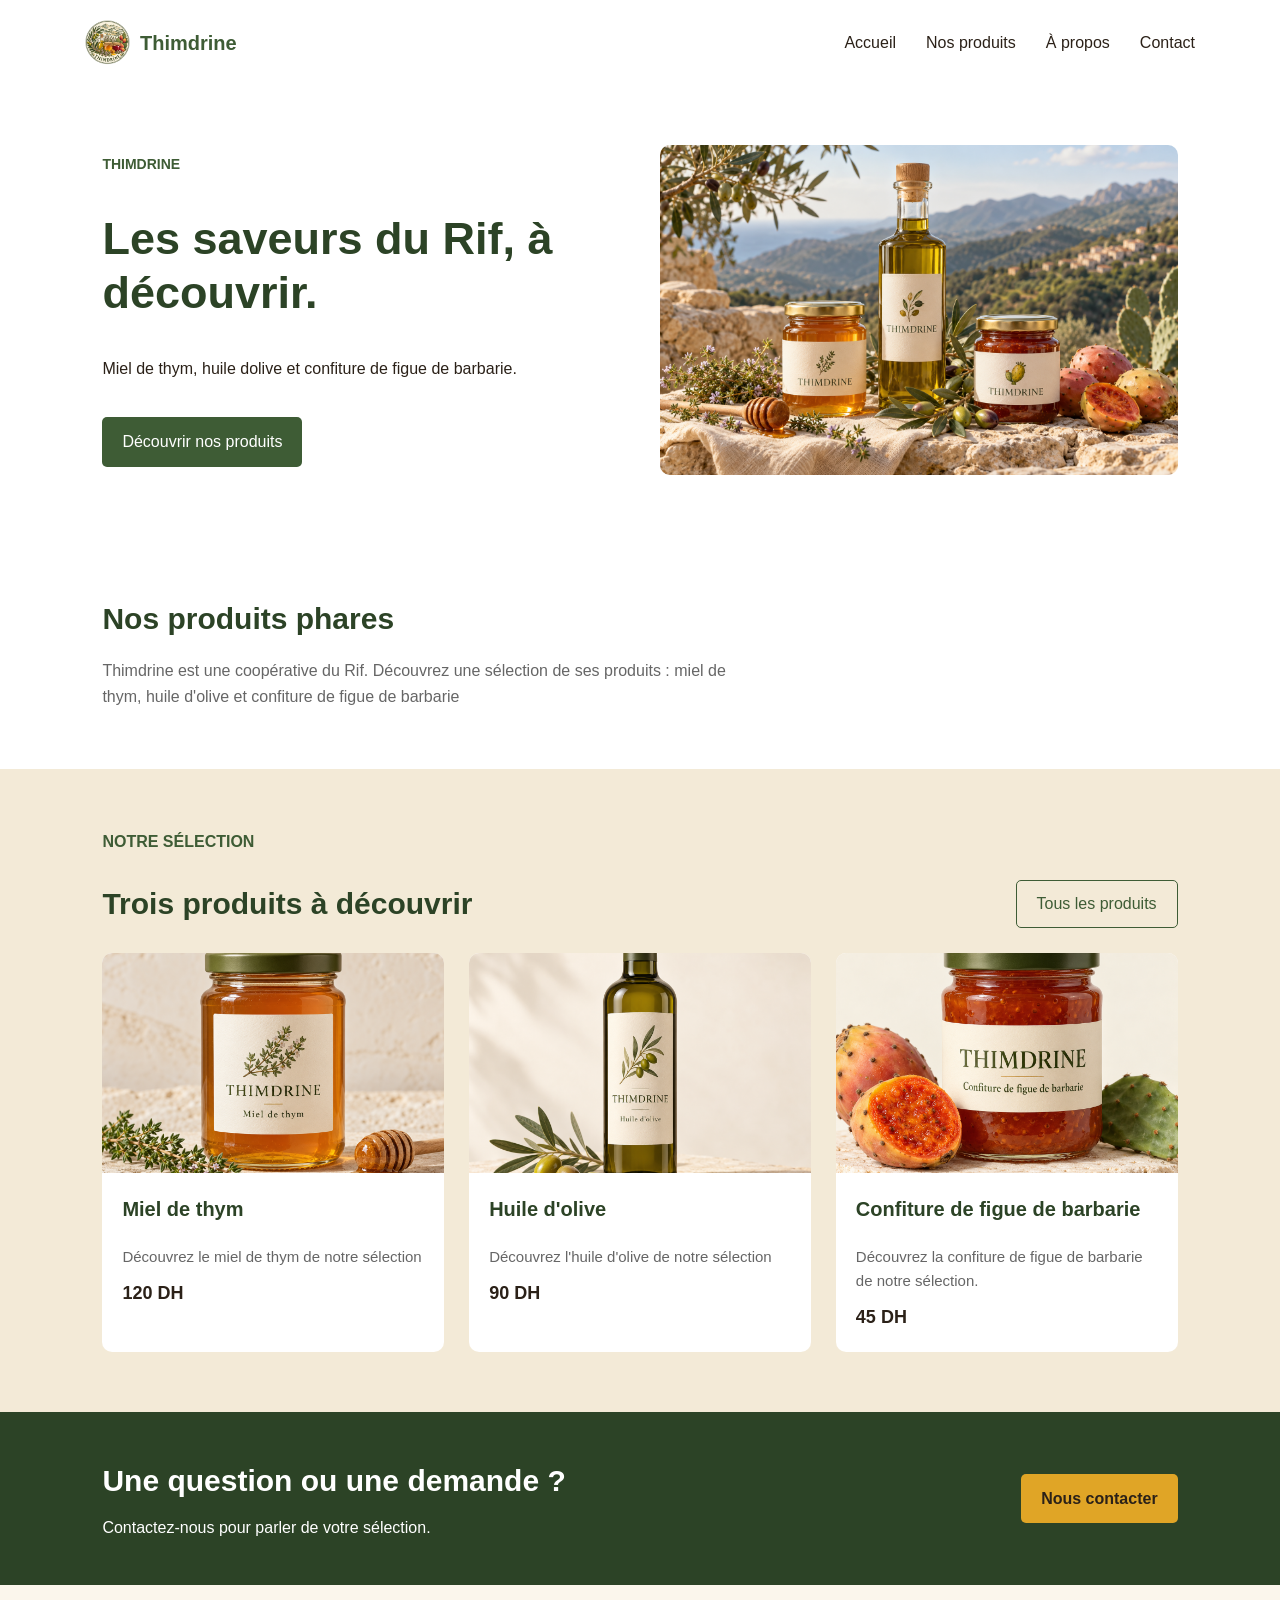
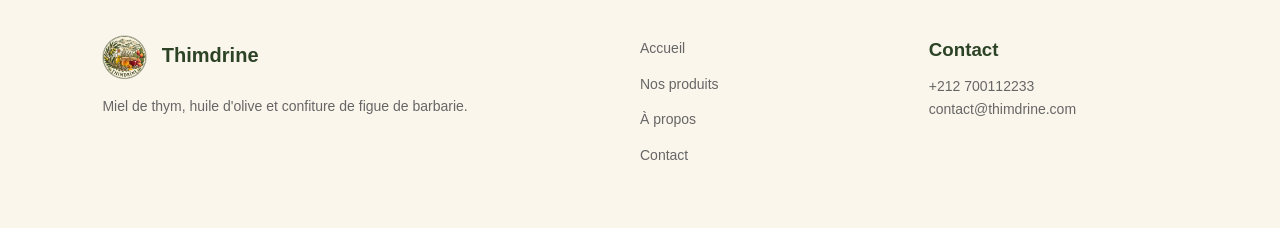
<file: index.html>
<!DOCTYPE html>
<html lang="fr">
<head>
  <meta charset="UTF-8">
  <meta name="viewport" content="width=device-width, initial-scale=1.0">
  <link rel="stylesheet" href="css/style.css">
  <title>Thimdrine - Accueil</title>
</head>

<body>

<header> 
<nav>
    <a href="index.html">
      <img src="images/logo.png" alt="Logo Thimdrine">
      <span>Thimdrine</span>
    </a>
    
    <ul>

  <li><a href="index.html">Accueil</a></li>
  <li><a href="produits.html">Nos produits</a></li>
  <li><a href="apropos.html">À propos</a></li>
  <li><a href="contact.html">Contact</a></li>
    </ul>

</nav>
</header>
<main>
<section class="hero">
    <p>THIMDRINE</p>
    <h1>Les saveurs du Rif, à découvrir.</h1>
    <p>Miel de thym, huile dolive et confiture de figue de barbarie.</p>
    <a href="produits.html">Découvrir nos produits</a>
    <img src="images/hero.png" alt="Photo des produits de Thimdrine"> 
</section>      

<section class="products-intro">
  <h2>Nos produits phares</h2>
  <p> Thimdrine est une coopérative du Rif. Découvrez une sélection de ses produits : miel de thym, huile d'olive et confiture de figue de barbarie</p>
</section>

<section class="featured-products">
  <p>NOTRE SÉLECTION</p>
  <h2>Trois produits à découvrir</h2>
  <a href="produits.html">Tous les produits</a>
  <div class="product-card">
    <img src="images/miel.png" alt="Miel de thym Thimdrine">
    <h3>Miel de thym</h3>
    <p>Découvrez le miel de thym de notre sélection</p>
    <p>120 DH</p>
  </div>
  <div class="product-card">
    <img src="images/huile.png" alt="huile Thimdrine">
      <h3>Huile d'olive</h3>
      <p>Découvrez l'huile d'olive de notre sélection</p>
      <p>90 DH</p>
  </div>
  <div class="product-card">
    <img src="images/confiture.png" alt="confiture Thimdrine">
    <h3>Confiture de figue de barbarie</h3>
    <p>Découvrez la confiture de figue de barbarie de notre sélection.</p>
    <p>45 DH </p>
  </div>
</section>
<section class="contact-cta">
  <h2>Une question ou une demande ?</h2>
  <p>Contactez-nous pour parler de votre sélection.</p>
      <a href="contact.html">Nous contacter</a>
</section>

</main>
<footer>
  <div class="footer-brand">
    <img src="images/logo.png" alt="logo Thimdrine">
    <span>Thimdrine</span>
    <p>Miel de thym, huile d'olive et confiture de figue de barbarie.</p>
  </div>
  <div class="footer-nav">
    <nav>
      <ul>
        <li><a href="index.html">Accueil</a></li>
        <li><a href="produits.html">Nos produits</a></li>
        <li><a href="apropos.html">À propos</a></li>
        <li><a href="contact.html">Contact</a></li>
      </ul>
    </nav>
  </div>
  <div class="footer-contact">
    <h3>Contact</h3>
    <p>+212 700112233</p>
    <p>contact@thimdrine.com</p>
  </div>
</footer>
</body>
</html>
</file>
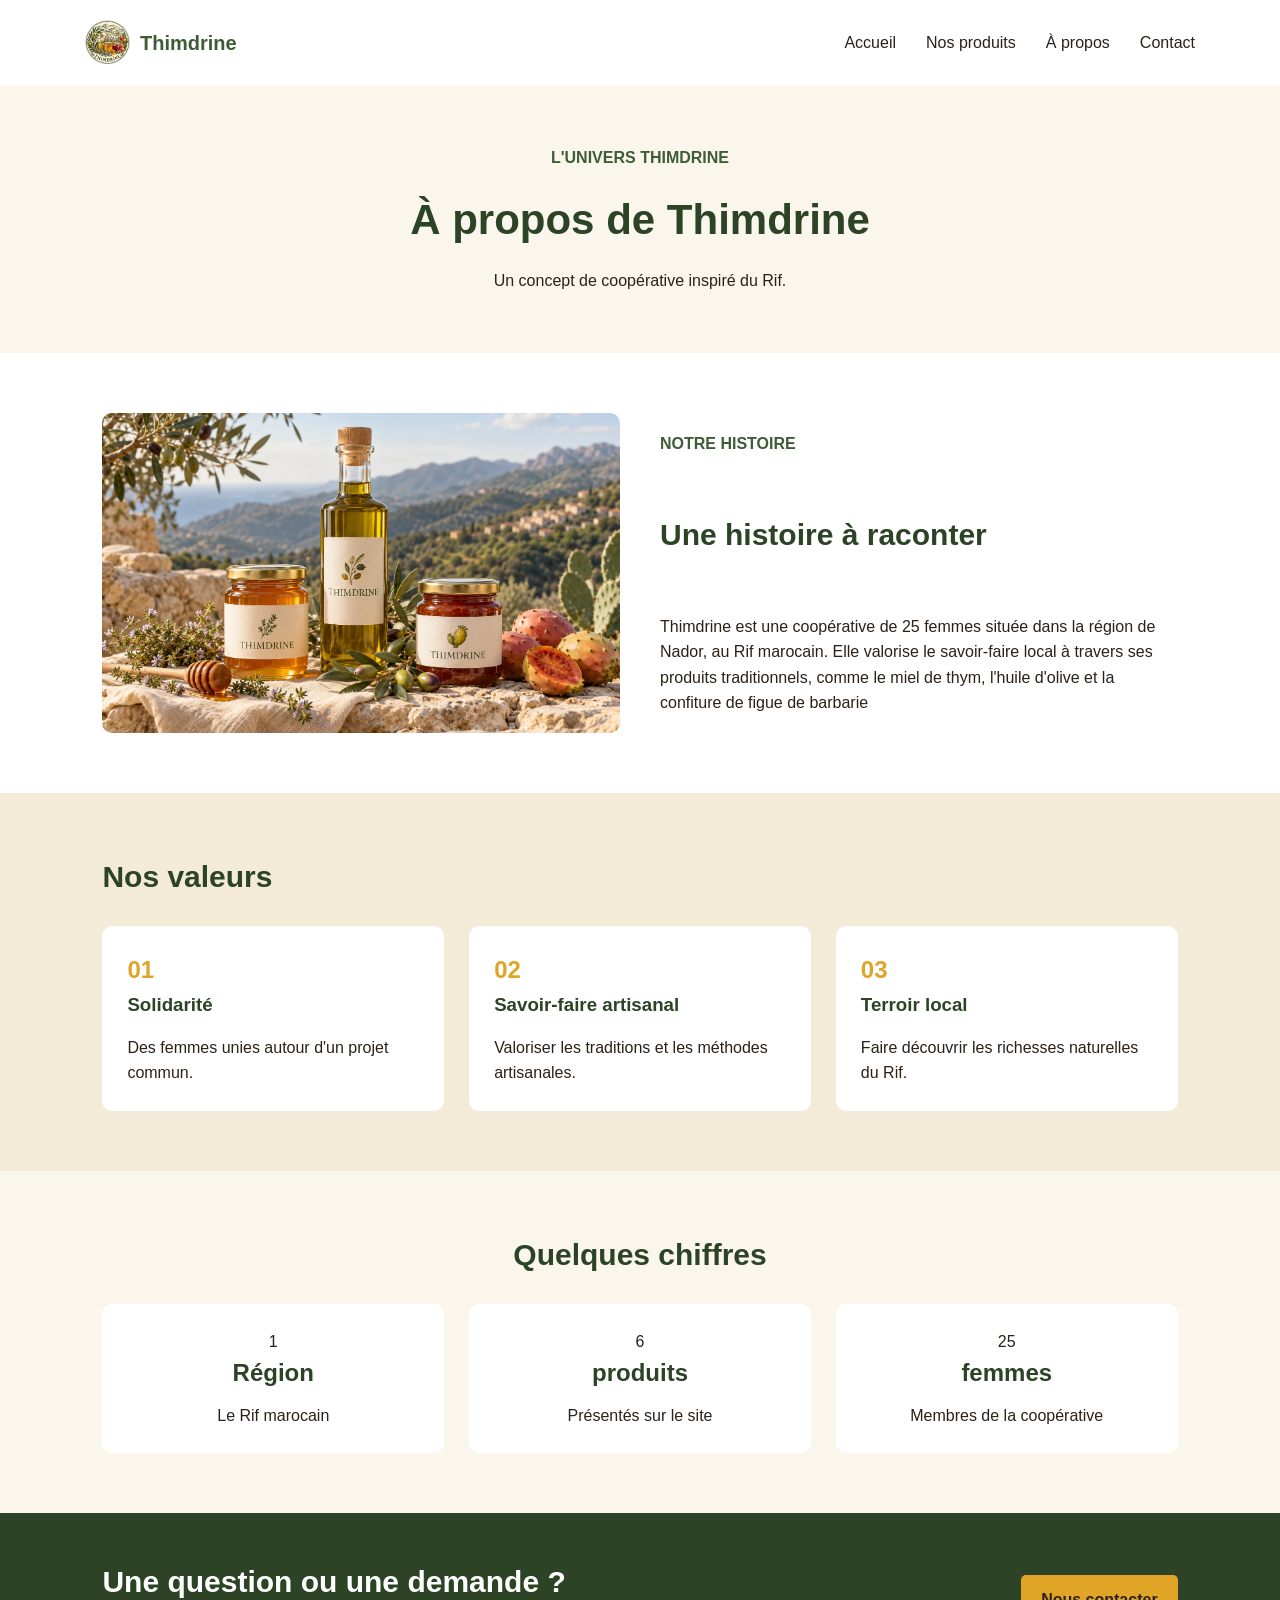
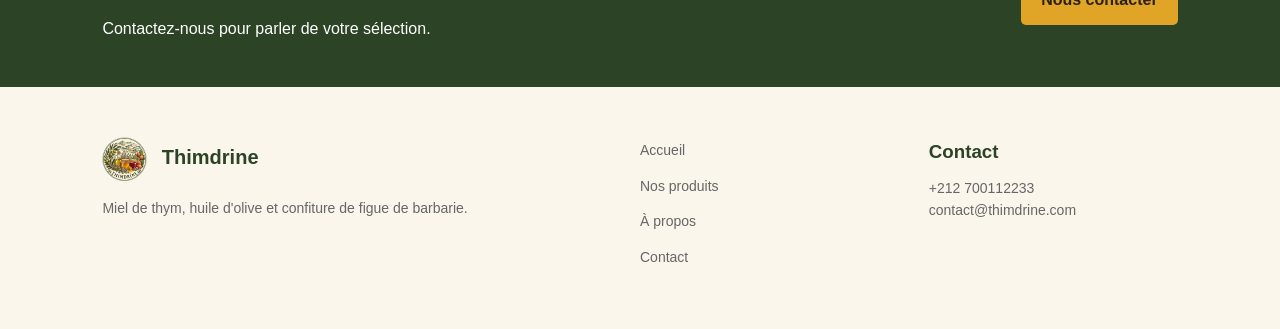
<file: apropos.html>
<!DOCTYPE html>
<html lang="fr">
<head>
  <meta charset="UTF-8">
  <meta name="viewport" content="width=device-width, initial-scale=1.0">
  <link rel="stylesheet" href="css/style.css">
  <title>Thimdrine - À propos</title>
</head>

<body>

<header> 
<nav>
    <a href="index.html">
      <img src="images/logo.png" alt="Logo Thimdrine">
      <span>Thimdrine</span>
    </a>
    
    <ul>

  <li><a href="index.html">Accueil</a></li>
  <li><a href="produits.html">Nos produits</a></li>
  <li><a href="apropos.html">À propos</a></li>
  <li><a href="contact.html">Contact</a></li>
    </ul>
</nav>
</header>

<main>

<section class="about-hero">
    <p>L'UNIVERS THIMDRINE</p>
    <h1>À propos de Thimdrine</h1>
    <p>Un concept de coopérative inspiré du Rif.</p>
</section>

<section class="about-story">
<img src="images/hero.png" alt="Illustration des produits de la coopérative Thimdrine">
<p>NOTRE HISTOIRE</p>
<h2>Une histoire à raconter</h2>
<p>Thimdrine est une coopérative de 25 femmes située dans la région de Nador, au Rif marocain.
Elle valorise le savoir-faire local à travers ses produits traditionnels, comme le miel de thym, l'huile d'olive et la confiture de figue de barbarie</p>
</section>

<section class="values">
  <h2>Nos valeurs</h2>
  <div class="value-card">
    <p>01</p>
    <h3>Solidarité</h3>
    <p>Des femmes unies autour d'un projet commun.</p>
  </div>

   <div class="value-card">
    <p>02</p>
    <h3>Savoir-faire artisanal</h3>
    <p>Valoriser les traditions et les méthodes artisanales.</p>
  </div>

   <div class="value-card">
    <p>03</p>
    <h3>Terroir local</h3>
    <p>Faire découvrir les richesses naturelles du Rif.</p>
  </div>
  </section>
<section class="key-figures">
  <h2>Quelques chiffres</h2>
  <div class="key-figure-card">
    <p>1</p>
    <h3>Région</h3>
    <p>Le Rif marocain</p>
  </div>

  <div class="key-figure-card">
    <p>6</p>
    <h3>produits</h3>
    <p>Présentés sur le site</p>
  </div>

  <div class="key-figure-card">
    <p>25</p>
    <h3>femmes</h3>
    <p>Membres de la coopérative</p>
  </div>
</section>
<section class="contact-cta">
  <h2>Une question ou une demande ?</h2>
  <p>Contactez-nous pour parler de votre sélection.</p>
      <a href="contact.html">Nous contacter</a>
</section>
</main>
<footer>
  <div class="footer-brand">
    <img src="images/logo.png" alt="logo Thimdrine">
    <span>Thimdrine</span>
    <p>Miel de thym, huile d'olive et confiture de figue de barbarie.</p>
  </div>
  <div class="footer-nav">
    <nav>
      <ul>
        <li><a href="index.html">Accueil</a></li>
        <li><a href="produits.html">Nos produits</a></li>
        <li><a href="apropos.html">À propos</a></li>
        <li><a href="contact.html">Contact</a></li>


      </ul>

    </nav>

  </div>
  <div class="footer-contact">
    <h3>Contact</h3>
    <p>+212 700112233</p>
    <p>contact@thimdrine.com</p>

  </div>
</footer>

</body>
</html>
</file>
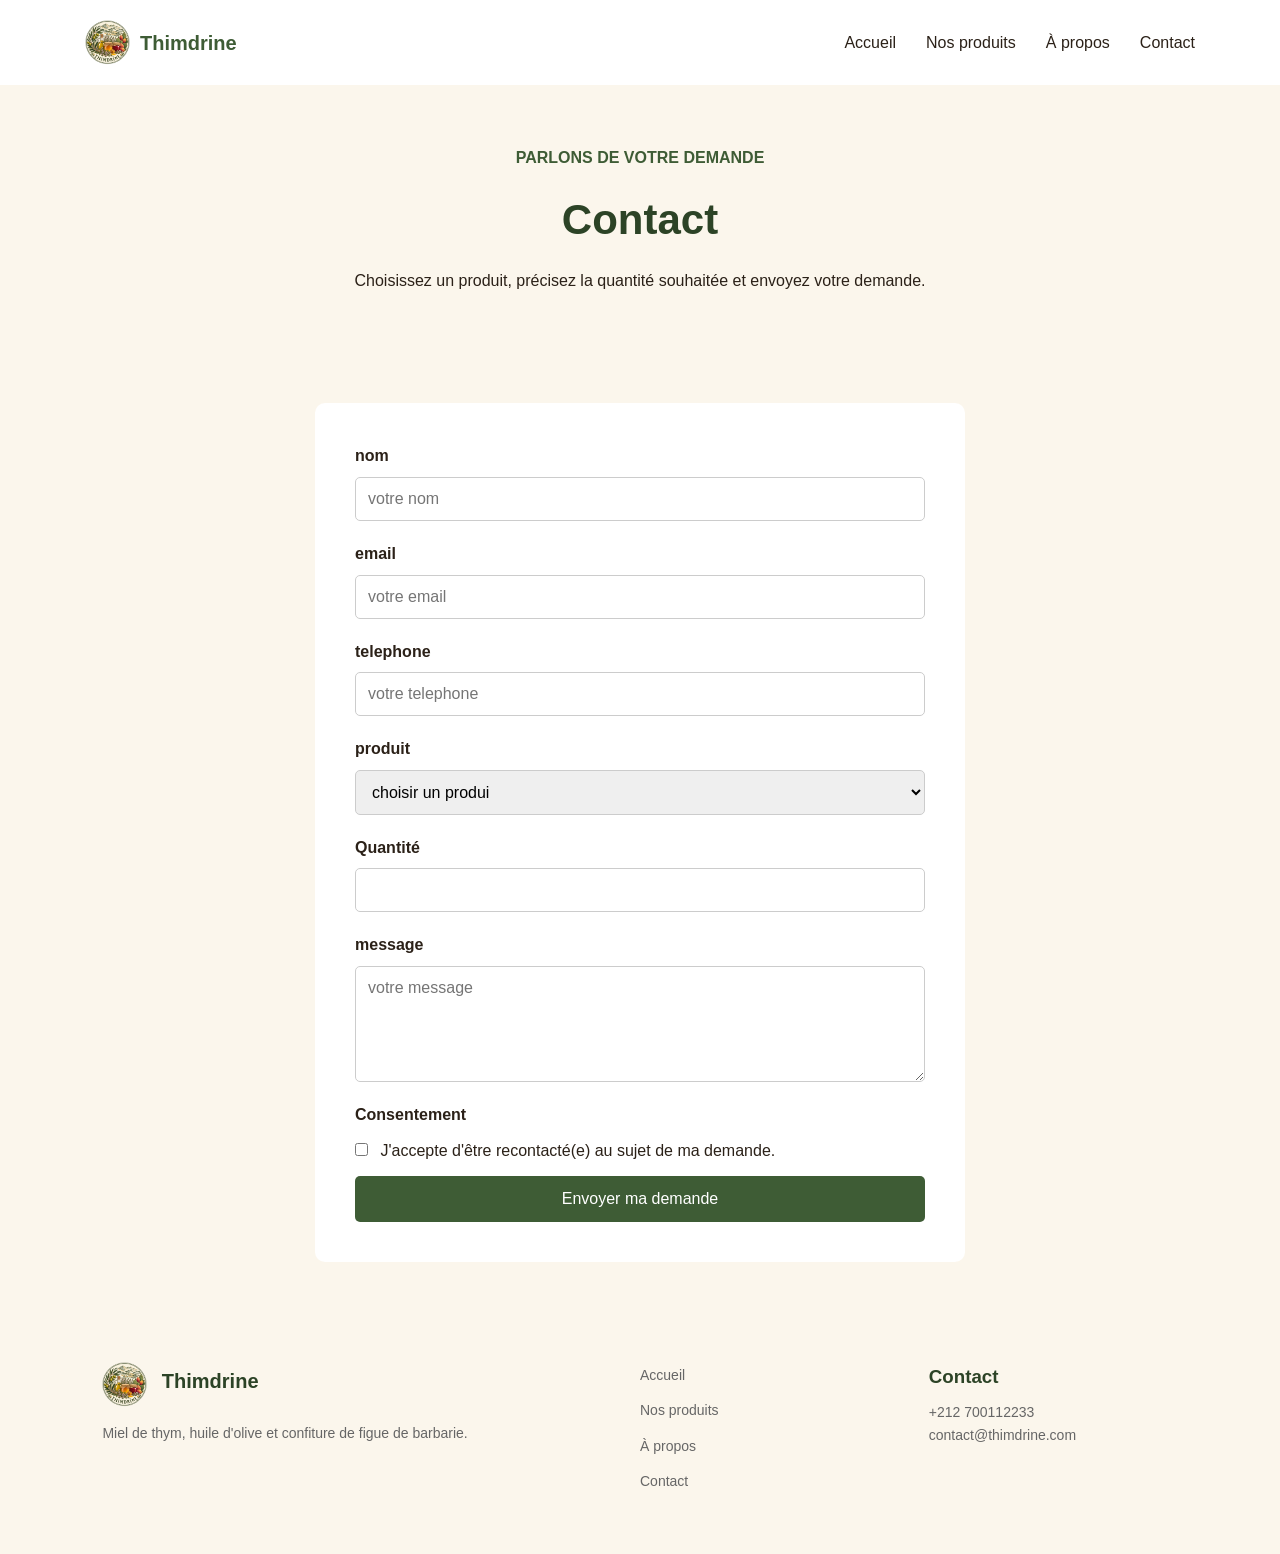
<file: contact.html>
<!DOCTYPE html>
<html lang="fr">
<head>
  <meta charset="UTF-8">
  <meta name="viewport" content="width=device-width, initial-scale=1.0">
  <link rel="stylesheet" href="css/style.css">
  <title>Thimdrine - Contact</title>
</head>

<body>
<header> 
<nav>
    <a href="index.html">
      <img src="images/logo.png" alt="Logo Thimdrine">
      <span>Thimdrine</span>
    </a>
    
    <ul>
  <li><a href="index.html">Accueil</a></li>
  <li><a href="produits.html">Nos produits</a></li>
  <li><a href="apropos.html">À propos</a></li>
  <li><a href="contact.html">Contact</a></li>
    </ul>

</nav>
</header>


<main>
<section class="contact-hero">
  <p>PARLONS DE VOTRE DEMANDE</p>
  <h1>Contact</h1>
  <p>Choisissez un produit, précisez la quantité souhaitée et envoyez votre demande.</p>
</section>
<form class="contact-form">

  <label for="nom">nom</label>
  <input type="text" id="nom" name="nom" placeholder="votre nom" required>

  <label for="email">email</label>
  <input type="email"  id="email" name="email" placeholder="votre email" required>

  <label for="telephone">telephone</label>
  <input type="tel" id="telephone"  name="telephone" placeholder="votre telephone" required>

  <label for="produit">produit</label>
  <select name="produit" id="produit" required>
  <option value="">choisir un produi</option>
  <option value="miel">Miel de thym</option>
  <option value="Huile">Huile d'olive</option>
  <option value="Confiture">Confiture de figue de barbarie</option>
  <option value="Tisane">Tisane de thym du Rif</option>
  <option value="Olives">Olives marinées aux herbes</option>
  <option value="Figues">Figues séchées du Rif</option></select>

  <label for="Quantite">Quantité</label>
  <input type="number" id="Quantite" name="Quantite" min="1" required> 

  <label for="message">message</label>
  <textarea name="message" id="message" placeholder="votre message" rows="5"></textarea>

  <p>Consentement</p>
  <input type="checkbox" id="consentement" name="consentement" required>
  <label for="consentement">J'accepte d'être recontacté(e) au sujet de ma demande.</label>
  <button type="submit">Envoyer ma demande</button>
</form> 

</main>

<footer>
  <div class="footer-brand">
    <img src="images/logo.png" alt="logo Thimdrine">
    <span>Thimdrine</span>
    <p>Miel de thym, huile d'olive et confiture de figue de barbarie.</p>
  </div>
  <div class="footer-nav">
    <nav>
      <ul>
        <li><a href="index.html">Accueil</a></li>
        <li><a href="produits.html">Nos produits</a></li>
        <li><a href="apropos.html">À propos</a></li>
        <li><a href="contact.html">Contact</a></li>


      </ul>

    </nav>

  </div>
  <div class="footer-contact">
    <h3>Contact</h3>
    <p>+212 700112233</p>
    <p>contact@thimdrine.com</p>

  </div>
</footer>
</body>
</html>
</file>
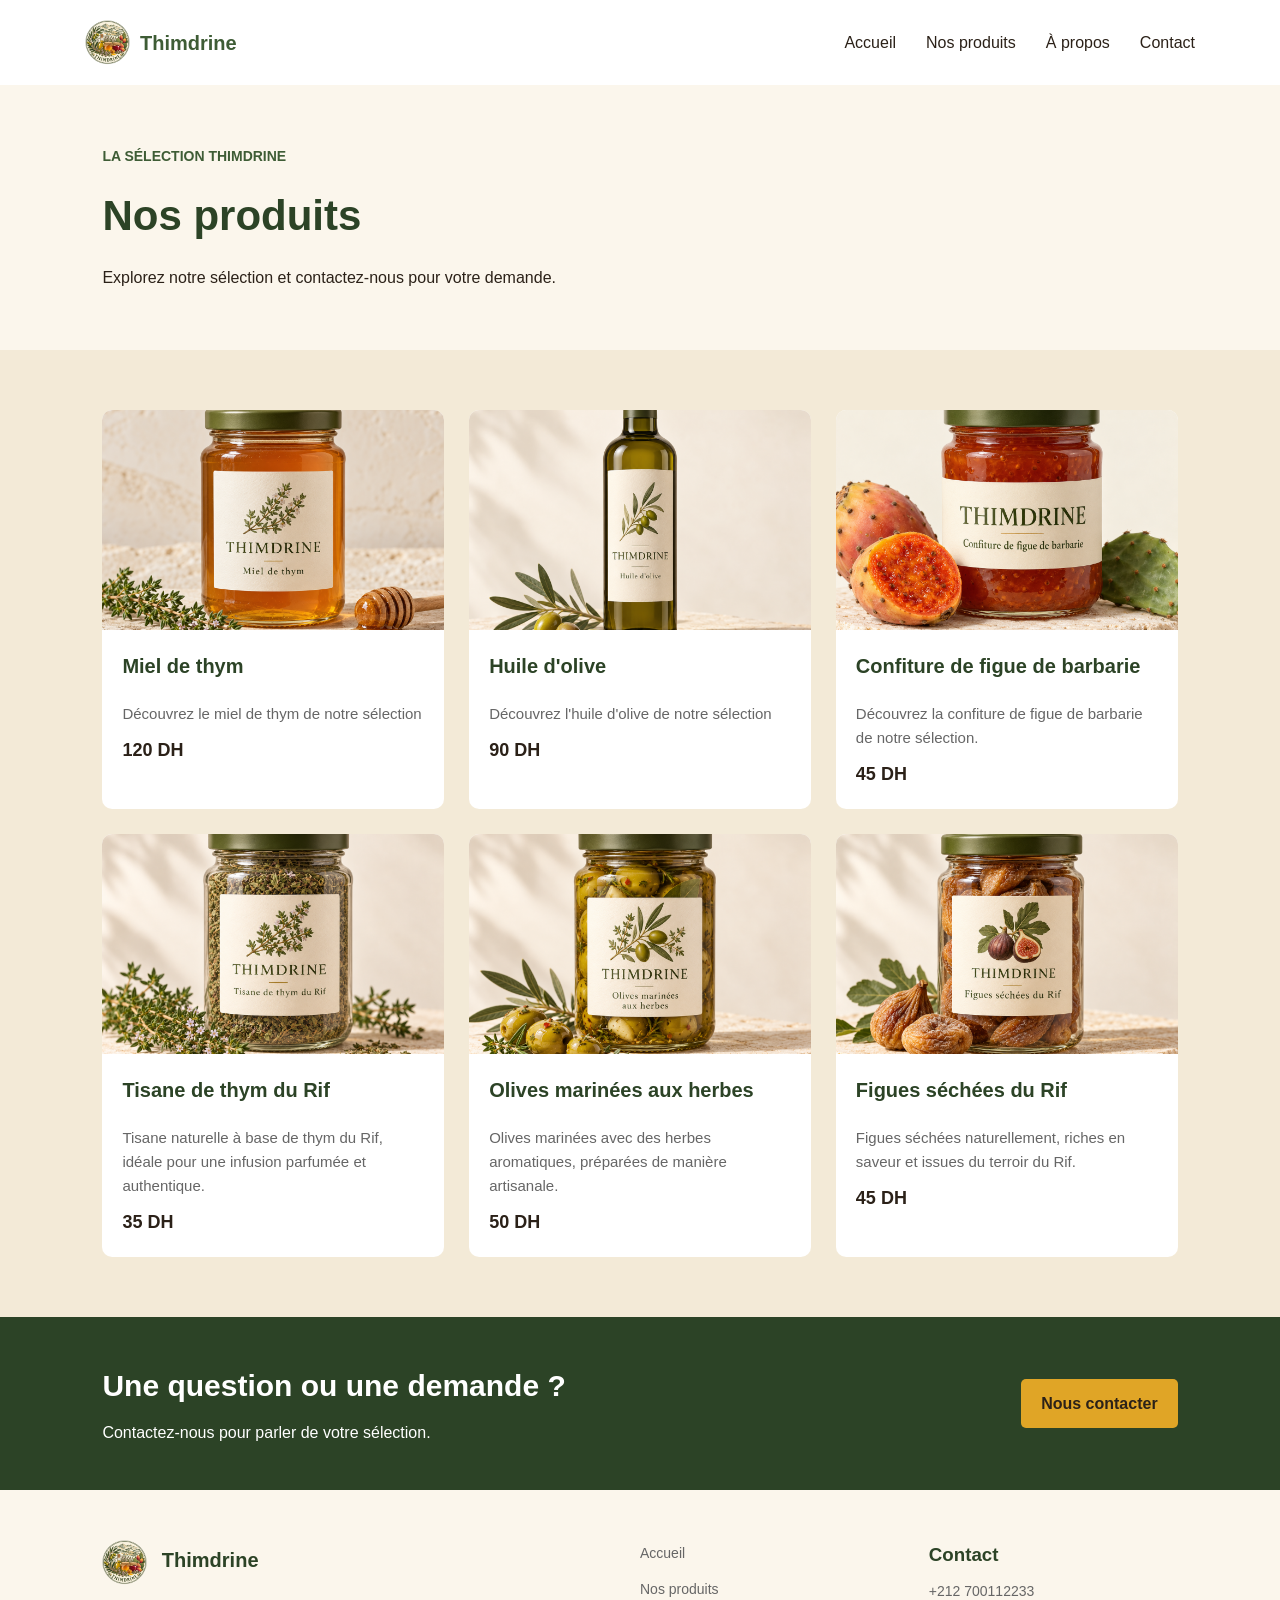
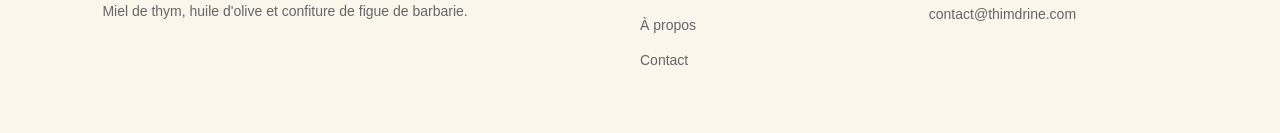
<file: produits.html>
<!DOCTYPE html>
<html lang="fr">
<head>
  <meta charset="UTF-8">
  <meta name="viewport" content="width=device-width, initial-scale=1.0">
  <link rel="stylesheet" href="css/style.css">
  <title>Thimdrine - Nos produits</title>
</head>

<body>
<header> 
<nav>
    <a href="index.html">
      <img src="images/logo.png" alt="Logo Thimdrine">
      <span>Thimdrine</span>
    </a>
    
    <ul>

  <li><a href="index.html">Accueil</a></li>
  <li><a href="produits.html">Nos produits</a></li>
  <li><a href="apropos.html">À propos</a></li>
  <li><a href="contact.html">Contact</a></li>
    </ul>

</nav>
</header>
<main>

<section class="produits-hero">
      <p>LA SÉLECTION THIMDRINE</p>
    <h1>Nos produits</h1>
    <p>Explorez notre sélection et contactez-nous pour votre demande.</p>
  </section>

  <section class="produits">

    <div class="product-card">
      <img src="images/miel.png" alt="Miel de thym Thimdrine">
      <h3>Miel de thym</h3>
      <p>Découvrez le miel de thym de notre sélection</p>
      <p>120 DH</p>
    </div>

    <div class="product-card">
      <img src="images/huile.png" alt="Huile Thimdrine">
      <h3>Huile d'olive</h3>
      <p>Découvrez l'huile d'olive de notre sélection</p>
      <p>90 DH</p>
    </div>

    <div class="product-card">
      <img src="images/confiture.png" alt="Confiture Thimdrine">
      <h3>Confiture de figue de barbarie</h3>
      <p>Découvrez la confiture de figue de barbarie de notre sélection.</p>
      <p>45 DH</p>
    </div>

    <div class="product-card">
      <img src="images/Tisane.png" alt="Tisane Thimdrine">
      <h3>Tisane de thym du Rif</h3>
      <p>Tisane naturelle à base de thym du Rif, idéale pour une infusion parfumée et authentique.</p>
      <p>35 DH</p>
    </div>

    <div class="product-card">
      <img src="images/Olives.png" alt="Olives Thimdrine">
      <h3>Olives marinées aux herbes</h3>
      <p>Olives marinées avec des herbes aromatiques, préparées de manière artisanale.</p>
      <p>50 DH</p>
    </div>

    <div class="product-card">
      <img src="images/Figues séchées .png" alt="Figues séchées Thimdrine">
      <h3>Figues séchées du Rif</h3>
      <p>Figues séchées naturellement, riches en saveur et issues du terroir du Rif.</p>
      <p>45 DH</p>
    </div>

  </section>

  <section class="contact-cta">
    <h2>Une question ou une demande ?</h2>
    <p>Contactez-nous pour parler de votre sélection.</p>
    <a href="contact.html">Nous contacter</a>
  </section>

</main>
  <footer>
    <div class="footer-brand">
    <img src="images/logo.png" alt="logo Thimdrine">
    <span>Thimdrine</span>
    <p>Miel de thym, huile d'olive et confiture de figue de barbarie.</p>
  </div>
  <div class="footer-nav">
    <nav>
      <ul>
        <li><a href="index.html">Accueil</a></li>
        <li><a href="produits.html">Nos produits</a></li>
        <li><a href="apropos.html">À propos</a></li>
        <li><a href="contact.html">Contact</a></li>


      </ul>

    </nav>

  </div>
  <div class="footer-contact">
    <h3>Contact</h3>
    <p>+212 700112233</p>
    <p>contact@thimdrine.com</p>

  </div>
  </footer>



</body>
</html>
</file>
<file: css/style.css>
:root {
  --green: #3E5C35;
  --dark-green: #2C4326;
  --gold: #E0A526;
  --cream: #FBF6EC;
  --beige: #F3EAD7;
  --white: #FFFFFF;
  --text: #2B2118;
}

* {
  margin: 0;
  padding: 0;
  box-sizing: border-box;
}

body {
  font-family: Arial, sans-serif;
  font-size: 16px;
  line-height: 1.6;
  color: var(--text);
  background-color: var(--cream);
}

h1, h2, h3 {
  color: var(--dark-green);
}

a {
  text-decoration: none;
  color: var(--green);
}

img {
  max-width: 100%;
}

header {
  background-color: var(--white);
}

header nav {
  max-width: 1150px;
  margin: 0 auto;
  padding: 20px;
  display: flex;
  justify-content: space-between;
  align-items: center;
}

header nav > a {
  display: flex;
  align-items: center;
  gap: 10px;
  font-size: 20px;
  font-weight: bold;
}

header nav img {
  width: 45px;
  height: 45px;
  object-fit: contain;
}

header nav ul {
  display: flex;
  gap: 30px;
  list-style: none;
}

header nav ul a {
  color: var(--text);
}

header nav ul a:hover {
  color: var(--green);
}

.hero {
  background-color: var(--white);
  padding: 60px 8%;
  display: grid;
  grid-template-columns: 1fr 1fr;
  gap: 20px 40px;
  align-items: center;
}

.hero > p, .hero > h1, .hero > a {
  grid-column: 1;
}

.hero > p:first-child {
  color: var(--green);
  font-size: 14px;
  font-weight: bold;
}

.hero h1 {
  font-size: 45px;
  line-height: 1.2;
}

.hero a {
  background-color: var(--green);
  color: var(--white);
  padding: 12px 20px;
  border-radius: 5px;
  justify-self: start;
}

.hero a:hover {
  background-color: var(--dark-green);
}

.hero img {
  grid-column: 2;
  grid-row: 1 / 5;
  width: 100%;
  height: 330px;
  object-fit: cover;
  border-radius: 10px;
}

.products-intro {
  background-color: var(--white);
  padding: 60px 8%;
}

.products-intro h2 {
  font-size: 30px;
  margin-bottom: 15px;
}

.products-intro p {
  max-width: 650px;
  color: #666666;
}

.featured-products {
  background-color: var(--beige);
  padding: 60px 8%;
  display: grid;
  grid-template-columns: repeat(3, 1fr);
  gap: 25px;
}

.featured-products > p {
  grid-column: 1 / 4;
  color: var(--green);
  font-weight: bold;
}

.featured-products > h2 {
  grid-column: 1 / 3;
  font-size: 30px;
}

.featured-products > a {
  grid-column: 3;
  justify-self: end;
  border: 1px solid var(--green);
  padding: 10px 20px;
  border-radius: 5px;
}

.product-card {
  background-color: var(--white);
  border-radius: 10px;
  overflow: hidden;
}

.product-card img {
  display: block;
  width: 100%;
  height: 220px;
  object-fit: cover;
}

.product-card h3 {
  font-size: 20px;
  margin: 20px;
}

.product-card p {
  margin: 10px 20px;
  font-size: 15px;
  color: #666666;
}

.product-card p:last-child {
  color: var(--text);
  font-size: 18px;
  font-weight: bold;
  margin-bottom: 20px;
}

.produits-hero {
  background-color: var(--cream);
  padding: 60px 8%;
}

.produits-hero p:first-child {
  color: var(--green);
  font-size: 14px;
  font-weight: bold;
}

.produits-hero h1 {
  font-size: 42px;
  margin: 15px 0;
}

.produits {
  background-color: var(--beige);
  padding: 60px 8%;
  display: grid;
  grid-template-columns: repeat(3, 1fr);
  gap: 25px;
}

.about-hero {
  background-color: var(--cream);
  padding: 60px 8%;
  text-align: center;
}

.about-hero h1 {
  font-size: 42px;
  margin: 15px 0;
}

.about-hero p:first-child {
  color: var(--green);
  font-weight: bold;
}

.about-story {
  background-color: var(--white);
  padding: 60px 8%;
  display: grid;
  grid-template-columns: 1fr 1fr;
  gap: 20px 40px;
  align-items: center;
}

.about-story img {
  grid-row: 1 / 4;
  width: 100%;
  height: 320px;
  object-fit: cover;
  border-radius: 10px;
}

.about-story h2 {
  font-size: 30px;
}

.about-story p:first-of-type {
  color: var(--green);
  font-weight: bold;
}

.values {
  background-color: var(--beige);
  padding: 60px 8%;
  display: grid;
  grid-template-columns: repeat(3, 1fr);
  gap: 25px;
}

.values h2 {
  grid-column: 1 / 4;
  font-size: 30px;
}

.value-card {
  background-color: var(--white);
  padding: 25px;
  border-radius: 10px;
}

.value-card h3 {
  margin-bottom: 15px;
}

.value-card p:first-child {
  color: var(--gold);
  font-size: 24px;
  font-weight: bold;
}

.key-figures {
  background-color: var(--cream);
  padding: 60px 8%;
  display: grid;
  grid-template-columns: repeat(3, 1fr);
  gap: 25px;
  text-align: center;
}

.key-figures h2 {
  grid-column: 1 / 4;
  font-size: 30px;
}

.key-figure-card {
  background-color: var(--white);
  padding: 25px;
  border-radius: 10px;
}

.key-figure-card h3 {
  font-size: 24px;
  margin-bottom: 10px;
}

.contact-hero {
  background-color: var(--cream);
  padding: 60px 8%;
  text-align: center;
}

.contact-hero p:first-child {
  color: var(--green);
  font-weight: bold;
}

.contact-hero h1 {
  font-size: 42px;
  margin: 15px 0;
}

.contact-form {
  max-width: 650px;
  margin: 50px auto;
  padding: 40px;
  background-color: var(--white);
  border-radius: 10px;
}

.contact-form label {
  display: block;
  font-weight: bold;
  margin-bottom: 8px;
}

.contact-form input, .contact-form select, .contact-form textarea {
  display: block;
  width: 100%;
  padding: 12px;
  margin-bottom: 20px;
  border: 1px solid #cccccc;
  border-radius: 5px;
  font-size: 16px;
  font-family: Arial, sans-serif;
}

.contact-form textarea {
  resize: vertical;
}

.contact-form p {
  font-weight: bold;
  margin-bottom: 10px;
}

.contact-form #consentement {
  display: inline-block;
  width: auto;
  margin-right: 8px;
}

.contact-form label[for="consentement"] {
  display: inline;
  font-weight: normal;
}

.contact-form button {
  width: 100%;
  background-color: var(--green);
  color: var(--white);
  border: none;
  border-radius: 5px;
  padding: 14px;
  font-size: 16px;
  cursor: pointer;
}

.contact-form button:hover {
  background-color: var(--dark-green);
}

.contact-cta {
  background-color: var(--dark-green);
  padding: 45px 8%;
  display: grid;
  grid-template-columns: 1fr auto;
  gap: 10px 30px;
  align-items: center;
}

.contact-cta h2 {
  grid-column: 1;
  color: var(--white);
  font-size: 30px;
}

.contact-cta p {
  grid-column: 1;
  color: var(--white);
}

.contact-cta a {
  grid-column: 2;
  grid-row: 1 / 3;
  background-color: var(--gold);
  color: var(--text);
  padding: 12px 20px;
  border-radius: 5px;
  font-weight: bold;
}

footer {
  background-color: var(--cream);
  padding: 50px 8%;
  display: grid;
  grid-template-columns: 2fr 1fr 1fr;
  gap: 40px;
}

.footer-brand img {
  width: 45px;
  vertical-align: middle;
}

.footer-brand span {
  font-size: 20px;
  font-weight: bold;
  color: var(--dark-green);
  margin-left: 10px;
}

.footer-brand p {
  margin-top: 15px;
}

.footer-nav ul {
  list-style: none;
}

.footer-nav li {
  margin-bottom: 10px;
}

footer p, footer a {
  color: #666666;
  font-size: 14px;
}

.footer-contact h3 {
  margin-bottom: 10px;
}

@media (max-width: 850px) {
  .hero {
    grid-template-columns: 1fr;
    padding: 40px 6%;
  }

  .hero img {
    grid-column: 1;
    grid-row: 5;
    height: 280px;
  }

  .featured-products, .produits {
    grid-template-columns: repeat(2, 1fr);
    padding: 40px 6%;
  }

  .featured-products > p, .featured-products > h2, .featured-products > a {
    grid-column: 1 / 3;
  }

  .featured-products > a {
    justify-self: start;
  }

  .about-story {
    grid-template-columns: 1fr;
  }

  .about-story img {
    grid-row: auto;
  }

  .values, .key-figures {
    grid-template-columns: 1fr;
  }

  .values h2, .key-figures h2 {
    grid-column: 1;
  }

  footer {
    grid-template-columns: 1fr 1fr;
  }
}

@media (max-width: 600px) {
  header nav {
    flex-direction: column;
    gap: 15px;
  }

  header nav ul {
    flex-wrap: wrap;
    justify-content: center;
    gap: 15px;
  }

  .hero h1 {
    font-size: 32px;
  }

  .hero img {
    height: 230px;
  }

  .products-intro {
    padding: 40px 6%;
  }

  .featured-products, .produits {
    grid-template-columns: 1fr;
  }

  .featured-products > p, .featured-products > h2, .featured-products > a {
    grid-column: 1;
  }

  .produits-hero, .about-hero, .contact-hero {
    padding: 40px 6%;
  }

  .produits-hero h1, .about-hero h1, .contact-hero h1 {
    font-size: 32px;
  }

  .about-story {
    padding: 40px 6%;
  }

  .values, .key-figures {
    padding: 40px 6%;
  }

  .contact-form {
    margin: 20px 5%;
    padding: 25px 20px;
  }

  .contact-cta {
    grid-template-columns: 1fr;
    padding: 40px 6%;
  }

  .contact-cta a {
    grid-column: 1;
    grid-row: auto;
    justify-self: start;
  }

  footer {
    grid-template-columns: 1fr;
    gap: 30px;
  }
}
</file>
